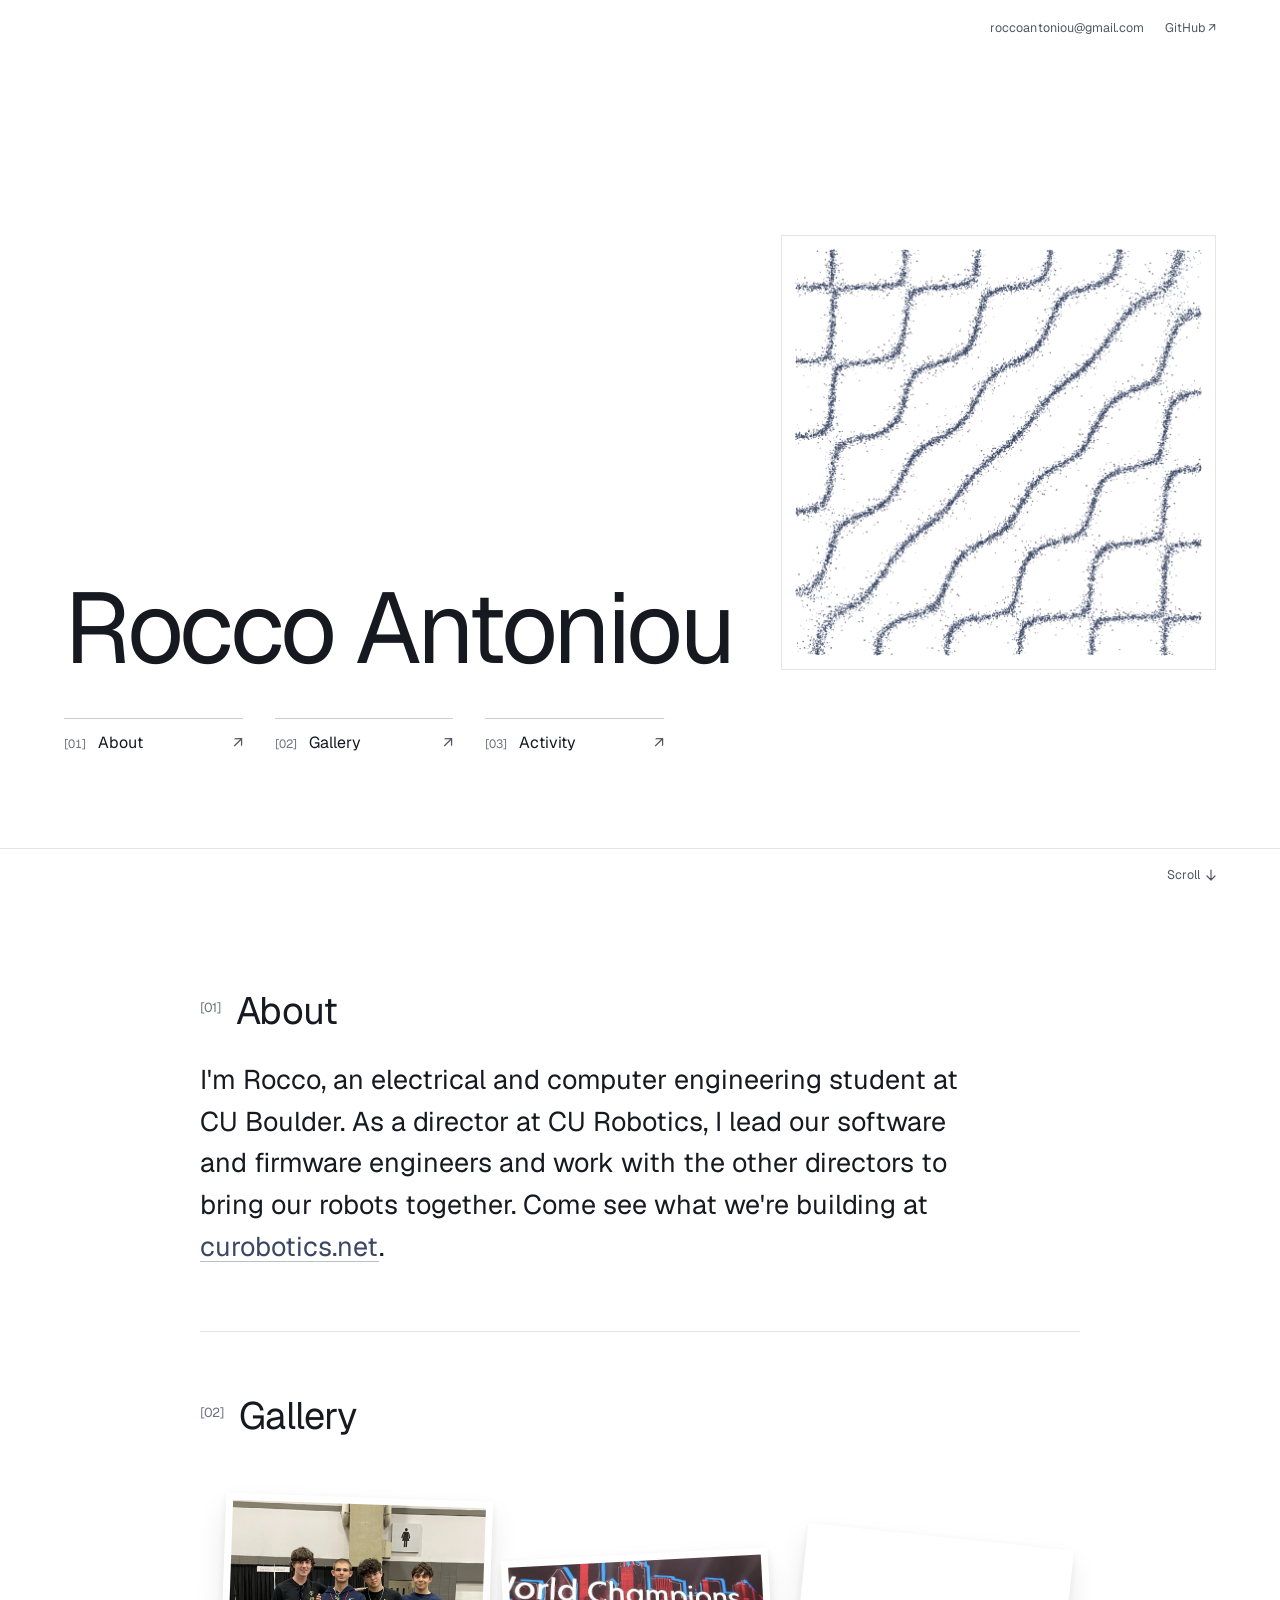
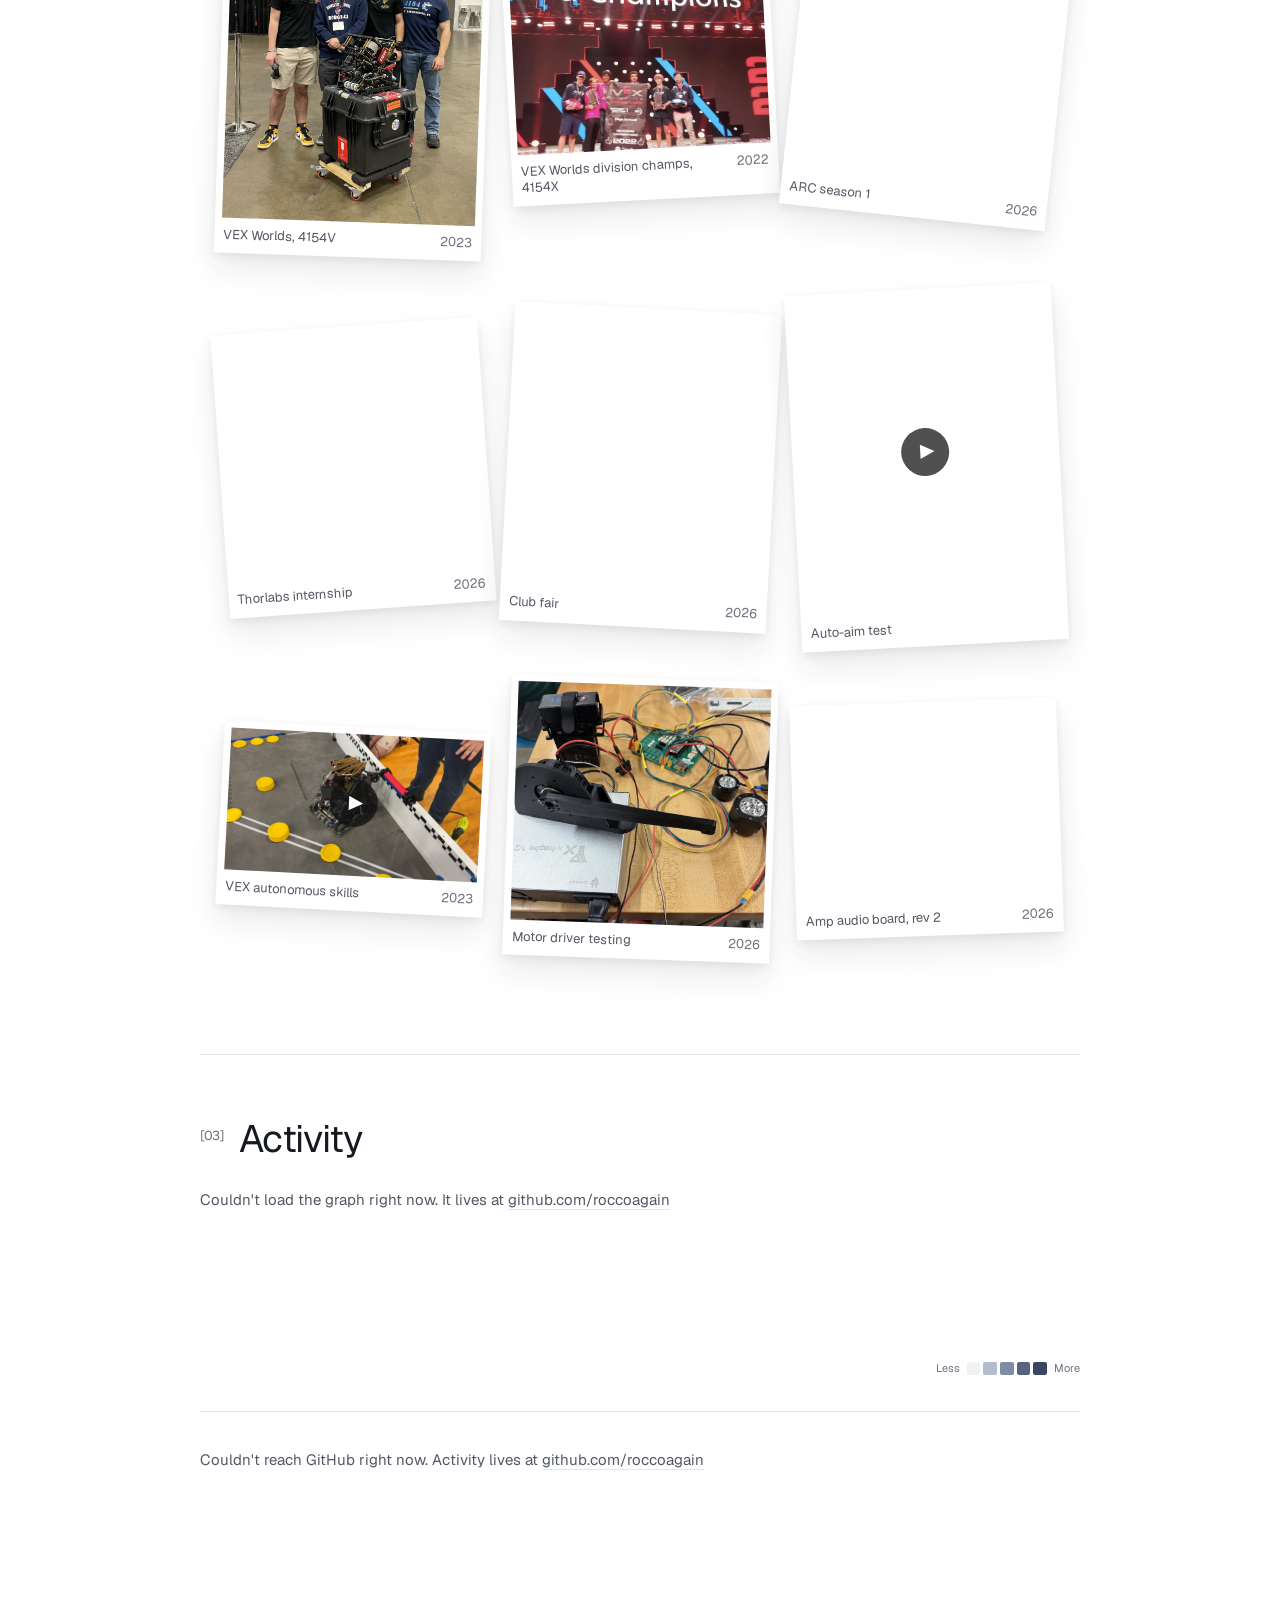
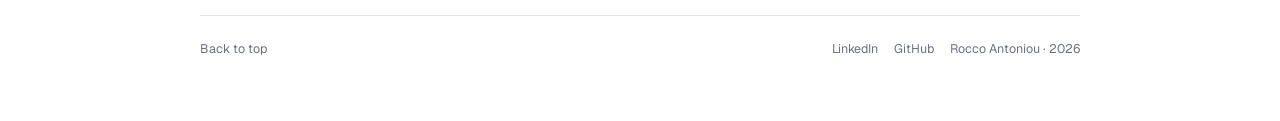
<file: index.html>
<!doctype html>
<html lang="en">
<head>
  <meta charset="utf-8" />
  <meta name="viewport" content="width=device-width, initial-scale=1" />
  <meta name="description" content="Rocco Antoniou — Electrical & Computer Engineering student at the University of Colorado Boulder." />
  <meta name="color-scheme" content="light dark" />
  <meta name="theme-color" content="#ffffff" media="(prefers-color-scheme: light)" />
  <meta name="theme-color" content="#000000" media="(prefers-color-scheme: dark)" />
  <title>Rocco Antoniou</title>
  <link rel="canonical" href="https://roccoantoniou.com/" />
  <link rel="icon" href="favicon.ico" sizes="any" />
  <link rel="icon" href="favicon-32.png" type="image/png" sizes="32x32" />
  <link rel="icon" href="favicon-192.png" type="image/png" sizes="192x192" />
  <link rel="apple-touch-icon" href="apple-touch-icon.png" />

  <meta property="og:type" content="website" />
  <meta property="og:site_name" content="Rocco Antoniou" />
  <meta property="og:title" content="Rocco Antoniou" />
  <meta property="og:description" content="Electrical & Computer Engineering student at the University of Colorado Boulder." />
  <meta property="og:url" content="https://roccoantoniou.com/" />
  <meta property="og:image" content="https://roccoantoniou.com/images/og-image.jpg" />
  <meta property="og:image:width" content="1200" />
  <meta property="og:image:height" content="630" />
  <meta property="og:image:alt" content="Rocco Antoniou, Electrical & Computer Engineering, University of Colorado Boulder, beside a Chladni plate with sand settled into curved lines." />
  <meta name="twitter:card" content="summary_large_image" />
  <meta name="twitter:title" content="Rocco Antoniou" />
  <meta name="twitter:description" content="Electrical & Computer Engineering student at the University of Colorado Boulder." />
  <meta name="twitter:image" content="https://roccoantoniou.com/images/og-image.jpg" />
  <link rel="preload" href="Geist-Variable.woff2" as="font" type="font/woff2" crossorigin />
  <script>document.documentElement.classList.add("js");</script>
  <link rel="stylesheet" href="styles.css?v=24" />
</head>

<body>
  <a class="skip-link" href="#about">Skip to content</a>
  <header class="topbar fx" style="--i: 3">
    <a class="topbar-name" href="#top" tabindex="-1">Rocco Antoniou</a>
    <nav class="topbar-links" aria-label="Contact">
      <a href="mailto:roccoantoniou@gmail.com">roccoantoniou@gmail.com</a>
      <a href="https://github.com/roccoagain" target="_blank" rel="noopener noreferrer">GitHub ↗</a>
    </nav>
  </header>

  <section class="hero" id="top">
    <canvas class="hero-shader" aria-hidden="true"></canvas>
    <div class="hero-inner">
      <h1 class="title fx" style="--i: 0">Rocco Antoniou</h1>

      <ol class="index" aria-label="Contents">
        <li class="index-row fx" style="--i: 1">
          <a class="index-link" href="#about">
            <span class="index-number">[01]</span>
            <span class="index-label">About</span>
            <span class="index-arrow" aria-hidden="true">↗</span>
          </a>
        </li>
        <li class="index-row fx" style="--i: 1">
          <a class="index-link" href="#gallery">
            <span class="index-number">[02]</span>
            <span class="index-label">Gallery</span>
            <span class="index-arrow" aria-hidden="true">↗</span>
          </a>
        </li>
        <!-- Artifacts is hidden while it's empty. To bring it back, uncomment this
             link, the #artifacts section and the artifacts.js script tag below,
             and renumber Activity to [04] here and in its section heading.
        <li class="index-row fx" style="--i: 1">
          <a class="index-link" href="#artifacts">
            <span class="index-number">[03]</span>
            <span class="index-label">Artifacts</span>
            <span class="index-arrow" aria-hidden="true">↗</span>
          </a>
        </li>
        -->
        <li class="index-row fx" style="--i: 1">
          <a class="index-link" href="#activity">
            <span class="index-number">[03]</span>
            <span class="index-label">Activity</span>
            <span class="index-arrow" aria-hidden="true">↗</span>
          </a>
        </li>
      </ol>
    </div>

    <div class="strip fx" style="--i: 2">
      <a href="#about" aria-label="Scroll to content">
        Scroll
        <svg width="10" height="12" viewBox="0 0 10 12" fill="none" aria-hidden="true"><path d="M5 1v10M1 7l4 4 4-4" stroke="currentColor" stroke-width="1.2" stroke-linecap="round" stroke-linejoin="round"/></svg>
      </a>
    </div>
  </section>

  <main class="content">
    <section class="intro reveal" id="about">
      <h2 class="block-title"><span class="block-number">[01]</span> About</h2>
      <p class="intro-text">I'm Rocco, an electrical and computer engineering student at CU Boulder. As a director at CU Robotics, I lead our software and firmware engineers and work with the other directors to bring our robots together. Come see what we're building at <a href="https://curobotics.net" target="_blank" rel="noopener noreferrer">curobotics.net</a>.</p>
    </section>

    <section class="block" id="gallery" aria-labelledby="gallery-title">
      <h2 class="block-title reveal" id="gallery-title"><span class="block-number">[02]</span> Gallery</h2>
      <div class="photo-gallery reveal" role="group" aria-label="Robotics, internship and project gallery">
        <a class="photo-print" href="images/4154v-worlds.webp" style="--tilt: 2deg; --order: 1">
          <img src="images/4154v-worlds.webp" width="1600" height="2015" alt="VEX team 4154V with their robot at the 2023 VEX Worlds" loading="lazy" decoding="async" />
          <span class="print-caption" aria-hidden="true"><span>VEX Worlds, 4154V</span> <span class="print-year">2023</span></span>
        </a>
        <a class="photo-print" href="images/vex-worlds-2022-division-champs.webp" style="--tilt: -3deg; --order: 2">
          <img src="images/vex-worlds-2022-division-champs.webp" width="1206" height="895" alt="VEX team 4154X on stage at the 2022 VEX Worlds, holding trophies and the High School Division Champions banner" loading="lazy" decoding="async" />
          <span class="print-caption" aria-hidden="true"><span>VEX Worlds division champs, 4154X</span> <span class="print-year">2022</span></span>
        </a>
        <a class="photo-print" href="images/cu-robots.webp" style="--tilt: 6deg; --order: 3">
          <img src="images/cu-robots.webp" width="1024" height="972" alt="CU Robotics robots on the field at ARC season 1, 2026" loading="lazy" decoding="async" />
          <span class="print-caption" aria-hidden="true"><span>ARC season 1</span> <span class="print-year">2026</span></span>
        </a>
        <a class="photo-print" href="images/thorlabs-interns.webp" style="--tilt: -4deg; --order: 4">
          <img src="images/thorlabs-interns.webp" width="1600" height="1530" alt="Rocco with a fellow intern at the Thorlabs Colorado Center for Innovation, summer 2026" loading="lazy" decoding="async" />
          <span class="print-caption" aria-hidden="true"><span>Thorlabs internship</span> <span class="print-year">2026</span></span>
        </a>
        <a class="photo-print" href="images/cu-robotics-club-fair.webp" style="--tilt: 3deg; --order: 5">
          <img src="images/cu-robotics-club-fair.webp" width="1043" height="1141" alt="Rocco at the CU Robotics tent with a robot at a campus club fair in 2026" loading="lazy" decoding="async" />
          <span class="print-caption" aria-hidden="true"><span>Club fair</span> <span class="print-year">2026</span></span>
        </a>
        <a class="photo-print video-print" href="images/robot-auto-aim.mp4" data-video style="--tilt: -3deg; --order: 6">
          <img src="images/robot-auto-aim.webp" width="480" height="598" alt="Robot auto-aim demonstration" loading="lazy" decoding="async" />
          <span class="print-caption" aria-hidden="true">Auto-aim test</span>
          <span class="video-play" aria-hidden="true">▶</span>
        </a>
        <a class="photo-print video-print" href="images/vex-skills.mp4" data-video style="--tilt: 3deg; --order: 7">
          <img src="images/vex-skills.webp" width="1280" height="720" alt="VEX Robotics autonomous skills run, 2023" loading="lazy" decoding="async" />
          <span class="print-caption" aria-hidden="true"><span>VEX autonomous skills</span> <span class="print-year">2023</span></span>
          <span class="video-play" aria-hidden="true">▶</span>
        </a>
        <a class="photo-print" href="images/motor-driver-testing.webp" style="--tilt: 2deg; --order: 8">
          <img src="images/motor-driver-testing.webp" width="1600" height="1513" alt="Bench setup for testing motor drivers Rocco wrote: a 3D-printed arm on a brushless motor, two more motors and a control board wired to a power supply" loading="lazy" decoding="async" />
          <span class="print-caption" aria-hidden="true"><span>Motor driver testing</span> <span class="print-year">2026</span></span>
        </a>
        <a class="photo-print" href="images/audio-board-rev2.webp" style="--tilt: -2deg; --order: 9">
          <img src="images/audio-board-rev2.webp" width="1600" height="1213" alt="3D render of the guitar amp's audio board rev 2, with the Daisy Seed, input jacks and screw terminals" loading="lazy" decoding="async" />
          <span class="print-caption" aria-hidden="true"><span>Amp audio board, rev 2</span> <span class="print-year">2026</span></span>
        </a>
      </div>
    </section>

    <dialog class="photo-viewer" aria-label="Gallery viewer">
      <button class="viewer-close" type="button" aria-label="Close gallery viewer" autofocus>×</button>
      <img class="viewer-image" alt="" />
      <video class="viewer-video" controls playsinline preload="none" hidden></video>
      <div class="viewer-controls">
        <button class="viewer-prev" type="button" aria-label="Previous item">←</button>
        <span class="viewer-count" aria-live="polite" aria-atomic="true"></span>
        <button class="viewer-next" type="button" aria-label="Next item">→</button>
      </div>
    </dialog>

    <!-- Artifacts section, hidden while empty (see the note in the contents list).
    <section class="block reveal" id="artifacts">
      <h2 class="block-title"><span class="block-number">[03]</span> Artifacts</h2>
      <p class="block-lede">Small, self-contained pages I've built. This list finds them on its own: any folder in the site's repo with a page in it shows up here.</p>
      <ul class="rows" id="artifact-list">
        <li><span class="row-blurb">Nothing here right now. New pages show up on their own.</span></li>
      </ul>
    </section>
    -->

    <section class="block reveal" id="activity">
      <h2 class="block-title"><span class="block-number">[03]</span> Activity</h2>
      <p class="block-lede" id="contrib-lede">Loading the last year from GitHub…</p>
      <div class="graph-wrap">
        <div class="graph" id="contrib-graph" role="img" aria-label="GitHub contribution graph for the last year"></div>
      </div>
      <div class="graph-legend" aria-hidden="true">
        <span>Less</span>
        <i class="cell l0"></i><i class="cell l1"></i><i class="cell l2"></i><i class="cell l3"></i><i class="cell l4"></i>
        <span>More</span>
      </div>
      <p class="block-lede is-mid" id="activity-lede">Loading recent public activity…</p>
      <ul class="rows" id="activity-list"></ul>
    </section>

    <footer class="colophon">
      <a href="#top">Back to top</a>
      <span class="colophon-links">
        <a href="https://www.linkedin.com/in/roccoantoniou" target="_blank" rel="noopener noreferrer">LinkedIn</a>
        <a href="https://github.com/roccoagain" target="_blank" rel="noopener noreferrer">GitHub</a>
        <span>Rocco Antoniou · 2026</span>
      </span>
    </footer>
  </main>

  <script src="hero-shader.js?v=2" defer></script>
  <script src="main.js?v=4" defer></script>
  <script src="gallery.js?v=3" defer></script>
  <!-- <script src="artifacts.js?v=1" defer></script> (Artifacts hidden while empty) -->
  <script src="activity.js?v=2" defer></script>
</body>
</html>
</file>
<file: styles.css>
@font-face {
  font-family: "Geist";
  font-style: normal;
  font-weight: 100 900;
  src: url("Geist-Variable.woff2") format("woff2");
  font-display: swap;
}

:root {
  color-scheme: light dark;

  /* The page follows the system theme: white in light mode, black in dark mode. */
  --paper: #fff;
  --paper-line: #e3e5e8;
  --line-strong: #c9ced6;
  --card: #fff;
  --bar-bg: rgba(255, 255, 255, 0.85);
  --text: #16191f;
  --text-soft: #535864;
  --text-faint: #6d727d;
  --slate: #3a4763;
  --select: rgba(58, 71, 99, 0.2);
  --print-shadow: 0 3px 8px #28251d14, 0 16px 30px #28251d17;
  --print-shadow-hover: 0 4px 10px #28251d14, 0 24px 40px #28251d26;
  --cell-0: rgba(58, 71, 99, 0.08);
  --cell-1: #b3bccc;
  --cell-2: #7e8ca6;
  --cell-3: #56647f;
  --cell-4: #3a4763;

  /* the gallery viewer is always dark */
  --ink: #f7f7f5;

  --strip: 52px;
  --bar: 56px;
  --gutter: clamp(24px, 5vw, 80px);
  --measure: 880px;
  --section-pad: clamp(40px, 7vh, 72px);
  --sans: "Geist", -apple-system, BlinkMacSystemFont, "Segoe UI", Helvetica, Arial, sans-serif;
  --display: var(--sans);
  --ease-out: cubic-bezier(0.22, 0.61, 0.36, 1);
}

@media (prefers-color-scheme: dark) {
  :root {
    --paper: #000;
    --paper-line: #26282d;
    --line-strong: #3a3d44;
    --card: #131417;
    --bar-bg: rgba(0, 0, 0, 0.8);
    --text: #f2f3f5;
    --text-soft: #aeb2ba;
    --text-faint: #8c919a;
    --slate: #a9b8d6;
    --select: rgba(169, 184, 214, 0.3);
    --print-shadow: 0 3px 8px #0006, 0 16px 30px #0008;
    --print-shadow-hover: 0 4px 10px #0006, 0 24px 40px #000a;
    --cell-0: rgba(169, 184, 214, 0.1);
    --cell-1: #2c3546;
    --cell-2: #435273;
    --cell-3: #6577a0;
    --cell-4: #a9b8d6;
  }
}

* {
  box-sizing: border-box;
}

html {
  scroll-behavior: smooth;
}

::selection {
  background: var(--select);
}

body {
  margin: 0;
  background: var(--paper);
  color: var(--text);
  font-family: var(--sans);
  -webkit-font-smoothing: antialiased;
}

a:focus-visible {
  outline: 2px solid currentColor;
  outline-offset: 5px;
}

.skip-link {
  position: fixed;
  top: 12px;
  left: 24px;
  z-index: 20;
  padding: 12px 16px;
  background: var(--paper);
  color: var(--text);
  transform: translateY(-160%);
}

.skip-link:focus {
  transform: none;
}

/* ── top bar ── */
.topbar {
  position: fixed;
  top: 0;
  left: 0;
  right: 0;
  z-index: 10;
  height: var(--bar);
  padding: 0 var(--gutter);
  display: flex;
  justify-content: space-between;
  align-items: center;
  font-size: 12.5px;
  letter-spacing: 0.005em;
  color: var(--text-soft);
  border-bottom: 1px solid transparent;
  transition:
    color 0.35s var(--ease-out),
    background-color 0.35s var(--ease-out),
    border-color 0.35s var(--ease-out);
}

.topbar.is-light {
  background: var(--bar-bg);
  -webkit-backdrop-filter: blur(10px);
  backdrop-filter: blur(10px);
  border-bottom-color: var(--paper-line);
}

.topbar-name {
  margin-right: auto;
  font-family: var(--display);
  font-size: 14px;
  opacity: 0;
  transform: translateY(4px);
  pointer-events: none;
  transition: opacity 0.35s var(--ease-out), transform 0.35s var(--ease-out);
}

.topbar.is-light .topbar-name {
  opacity: 1;
  transform: none;
  pointer-events: auto;
  color: var(--text);
}

.topbar-links {
  display: flex;
  align-items: center;
  gap: 20px;
  white-space: nowrap;
}

.topbar a {
  color: inherit;
  text-decoration: underline 1px transparent;
  text-underline-offset: 0.25em;
  transition: text-decoration-color 0.25s var(--ease-out);
}

.topbar a:hover,
.topbar a:focus-visible {
  text-decoration-color: currentColor;
  outline: none;
}

/* ── hero ── */
.hero {
  position: relative;
  min-height: 100vh;
  min-height: 100svh;
  display: flex;
  flex-direction: column;
  justify-content: flex-end;
  align-items: center;
  padding: calc(var(--bar) + 80px) var(--gutter) calc(var(--strip) + 80px);
  color: var(--text);
  background: var(--paper);
  overflow: hidden;
}

.hero-shader {
  /* hero-shader.js sizes and places the plate */
  position: absolute;
  z-index: 0;
  width: 0;
  height: 0;
  display: block;
  border: 1px solid var(--paper-line);
  pointer-events: none;
  opacity: 0;
  transition: opacity 1.6s var(--ease-out);
}

.hero-shader.is-on {
  opacity: 1;
}

.hero-shader[hidden] {
  display: none;
}

.hero-inner {
  position: relative;
  z-index: 1;
  width: 100%;
}

.title {
  margin: 0;
  font-family: var(--display);
  font-weight: 400;
  font-size: clamp(38px, 7.8vw, 112px);
  line-height: 1;
  letter-spacing: -0.035em;
}

/* ── hero index ── */
.index {
  list-style: none;
  width: min(100%, 600px);
  display: flex;
  gap: 32px;
  margin: 40px 0 0;
  padding: 0;
  font-family: var(--display);
  font-size: 16px;
  line-height: 2;
}

.index-row {
  flex: 1;
}

.index-link {
  display: flex;
  align-items: baseline;
  gap: 12px;
  padding: 8px 0;
  border-top: 1px solid var(--line-strong);
  white-space: nowrap;
  color: inherit;
  text-decoration: none;
}

.index-link:focus-visible {
  outline: none;
}

.index-number {
  font-family: var(--sans);
  font-size: 12px;
  font-variant-numeric: tabular-nums;
  color: var(--text-faint);
}

.index-label {
  border-bottom: 1px solid transparent;
  transition: border-color 0.25s var(--ease-out);
}

.index-link:hover .index-label,
.index-link:focus-visible .index-label {
  border-bottom-color: var(--text-soft);
}

.index-arrow {
  margin-left: auto;
  font-family: var(--sans);
  color: var(--text-soft);
  transition: transform 0.3s var(--ease-out);
}

.index-link:hover .index-arrow,
.index-link:focus-visible .index-arrow {
  transform: translate(2px, -2px);
}

@media (hover: hover) {
  .index:hover .index-row:not(:hover) {
    opacity: 0.7;
    transition: opacity 0.3s var(--ease-out);
  }
}

/* ── bottom strip ── */
.strip {
  position: absolute;
  left: 0;
  right: 0;
  bottom: 0;
  z-index: 2;
  height: var(--strip);
  padding: 0 var(--gutter);
  display: flex;
  justify-content: flex-end;
  align-items: center;
  gap: 16px;
  border-top: 1px solid var(--paper-line);
  font-size: 12.5px;
  color: var(--text-soft);
}

.strip a {
  color: inherit;
  text-decoration: none;
  display: inline-flex;
  align-items: center;
  gap: 6px;
}

.strip a svg {
  animation: bob 2.4s ease-in-out infinite;
}

@keyframes bob {
  0%, 100% { transform: translateY(-1px); }
  50% { transform: translateY(2px); }
}

/* ── content ── */
.content {
  position: relative;
  z-index: 1;
  background: var(--paper);
  padding: clamp(56px, 10vh, 120px) 24px 64px;
}

.intro,
.block,
.colophon {
  width: min(100%, var(--measure));
  margin: 0 auto;
}

.intro,
.block {
  scroll-margin-top: calc(var(--bar) + 16px);
}

.intro {
  padding-bottom: var(--section-pad);
}

.intro-text {
  max-width: 760px;
  margin: 0;
  font-size: clamp(20px, 2.3vw, 27px);
  line-height: 1.55;
}

.intro-text + .intro-text {
  margin-top: 1em;
}

.intro-text a {
  color: var(--slate);
  text-decoration: underline;
  text-decoration-thickness: 1px;
  text-underline-offset: 0.2em;
  text-decoration-color: color-mix(in srgb, currentColor 35%, transparent);
  transition: text-decoration-color 0.25s var(--ease-out);
}

.intro-text a:hover {
  text-decoration-color: currentColor;
}

.intro .block-title {
  margin-bottom: clamp(20px, 3vh, 28px);
}

.block {
  padding: var(--section-pad) 0;
  border-top: 1px solid var(--paper-line);
}

.block-title {
  margin: 0 0 clamp(24px, 4vh, 36px);
  font-family: var(--display);
  font-weight: 400;
  font-size: clamp(30px, 4vw, 38px);
  line-height: 1.1;
  letter-spacing: -0.02em;
}

.block-number {
  font-family: var(--sans);
  font-size: 13px;
  color: var(--text-faint);
  vertical-align: 0.9em;
  margin-right: 6px;
}

.block-lede {
  margin: -8px 0 24px;
  font-size: 15px;
  line-height: 1.6;
  color: var(--text-soft);
}

/* lede introducing the second half of a section */
.block-lede.is-mid {
  margin: clamp(28px, 4vh, 40px) 0 16px;
  padding-top: clamp(28px, 4vh, 40px);
  border-top: 1px solid var(--paper-line);
}

.block-lede a,
.rows a {
  color: inherit;
  text-decoration: underline 1px var(--paper-line);
  text-underline-offset: 0.25em;
  transition: text-decoration-color 0.25s var(--ease-out);
}

.rows a {
  color: var(--text);
}

.block-lede a:hover,
.rows a:hover {
  text-decoration-color: currentColor;
}

/* ── gallery ── */
.photo-gallery {
  width: min(100%, var(--measure));
  margin: 8px auto 0;
  padding: 24px 20px 32px;
  display: flex;
  flex-wrap: wrap;
  gap: 32px 20px;
  align-items: center;
  justify-content: center;
  isolation: isolate;
}

.photo-print {
  display: block;
  flex: 0 0 calc((100% - 40px) / 3);
  min-width: 0;
  padding: 7px 7px 0;
  background: var(--card);
  color: var(--text-soft);
  text-decoration: none;
  box-shadow: var(--print-shadow);
  transform: rotate(var(--tilt));
  transition: transform 0.45s var(--ease-out), box-shadow 0.45s var(--ease-out);
  cursor: zoom-in;
}

.photo-print img {
  display: block;
  width: 100%;
  height: auto;
}

.print-caption {
  display: flex;
  align-items: baseline;
  gap: 8px;
  padding: 9px 2px 10px;
  font-family: var(--display);
  font-size: 13px;
  line-height: 1.25;
}

.print-year {
  flex-shrink: 0;
  margin-left: auto;
  color: var(--text-faint);
  font-variant-numeric: tabular-nums;
}

.js .photo-gallery:not(.is-visible) .photo-print {
  transform: translateY(28px) rotate(0);
}

/* The staggered entrance is an animation, not a transition delay, so it
   doesn't linger and slow down later hovers. */
.js .photo-gallery.is-visible .photo-print {
  animation: print-in 0.45s var(--ease-out) backwards;
  animation-delay: calc(var(--order) * 80ms);
}

@keyframes print-in {
  from { transform: translateY(28px) rotate(0); }
}

.photo-print:focus-visible {
  outline: 2px solid var(--slate);
  outline-offset: 4px;
  z-index: 2;
  transform: translateY(-12px) rotate(0);
}

@media (hover: hover) {
  .photo-print:hover {
    z-index: 2;
    transform: translateY(-12px) rotate(0) scale(1.035);
    box-shadow: var(--print-shadow-hover);
  }
}

.video-print {
  position: relative;
}

.video-play {
  position: absolute;
  top: calc(50% - 16px);
  left: 50%;
  transform: translate(-50%, -50%);
  display: grid;
  place-items: center;
  width: 48px;
  height: 48px;
  padding-left: 3px;
  border-radius: 50%;
  background: #111b;
  color: #fff;
  font-size: 20px;
}

/* ── gallery viewer ── */
.photo-viewer {
  position: fixed;
  inset: 0;
  width: 100%;
  max-width: none;
  height: 100%;
  max-height: none;
  margin: 0;
  padding: 64px 24px 80px;
  border: 0;
  background: rgba(17, 18, 19, 0.96);
  color: var(--ink);
}

.photo-viewer[open] {
  display: flex;
  align-items: center;
  justify-content: center;
  animation: fx-fade-in 0.25s ease-out;
}

/* Keep scroll gestures from reaching the page behind the open viewer. */
.photo-viewer:modal {
  overscroll-behavior: contain;
}

.photo-viewer::backdrop {
  background: #111;
  overflow: hidden;
  overscroll-behavior: contain;
}

.viewer-image,
.viewer-video {
  max-width: 100%;
  max-height: 100%;
}

.viewer-image {
  display: block;
  object-fit: contain;
}

.viewer-image[hidden],
.viewer-video[hidden] {
  display: none;
}

.photo-viewer button {
  width: 44px;
  height: 44px;
  padding: 0;
  border: 1px solid #ffffff40;
  border-radius: 50%;
  background: transparent;
  color: inherit;
  font: 24px var(--sans);
  cursor: pointer;
}

.photo-viewer button:hover {
  background: #ffffff18;
}

.photo-viewer button:focus-visible {
  outline: 2px solid currentColor;
  outline-offset: 4px;
}

.viewer-close {
  position: absolute;
  right: 20px;
  top: 14px;
}

.viewer-controls {
  position: absolute;
  bottom: 20px;
  left: 0;
  right: 0;
  display: flex;
  align-items: center;
  justify-content: center;
  gap: 24px;
}

.viewer-count {
  min-width: 48px;
  font: 13px var(--display);
  text-align: center;
}

/* ── activity ── */
/* Cells grow to fill the column, down to 9px before the graph scrolls. */
#activity {
  container-type: inline-size;
}

.graph-wrap,
.graph-legend {
  --gap: 3px;
  --cell: max(9px, min(14px, calc((100cqw - 52 * var(--gap)) / 53)));
}

.graph-wrap {
  overflow-x: auto;
  padding-bottom: 4px;
}

.graph-months {
  display: grid;
  grid-template-columns: repeat(53, var(--cell));
  gap: var(--gap);
  width: max-content;
  margin-bottom: 4px;
  font-size: 11px;
  color: var(--text-faint);
}

.graph {
  display: grid;
  grid-template-rows: repeat(7, var(--cell));
  grid-auto-flow: column;
  grid-auto-columns: var(--cell);
  gap: var(--gap);
  width: max-content;
  min-height: calc(7 * var(--cell) + 6 * var(--gap));
}

.cell {
  display: block;
  width: var(--cell, 9px);
  height: var(--cell, 9px);
  border-radius: 2px;
  background: var(--cell-0);
}

.cell.pad { visibility: hidden; }
.cell.l1 { background: var(--cell-1); }
.cell.l2 { background: var(--cell-2); }
.cell.l3 { background: var(--cell-3); }
.cell.l4 { background: var(--cell-4); }

.graph-legend {
  max-width: calc(53 * var(--cell) + 52 * var(--gap)); /* lines up with the graph */
  display: flex;
  align-items: center;
  justify-content: flex-end;
  gap: 3px;
  margin-top: 8px;
  font-size: 11px;
  color: var(--text-faint);
}

.graph-legend span + .cell,
.graph-legend .cell + span {
  margin-left: 4px;
}

.rows {
  list-style: none;
  margin: 0;
  padding: 0;
  font-size: 15px;
  line-height: 1.6;
}

.rows li {
  display: flex;
  align-items: baseline;
  gap: 8px;
  padding: 16px 0;
  border-top: 1px solid var(--paper-line);
}

.rows li:first-child {
  border-top: none;
  padding-top: 0;
}

.row-name {
  min-width: 0;
  overflow-wrap: anywhere;
}

/* artifact rows carry a full-width description under the name line */
.rows .has-blurb {
  flex-wrap: wrap;
  row-gap: 2px;
}

.row-blurb {
  flex-basis: 100%;
  font-size: 13.5px;
  color: var(--text-soft);
}

.row-leader {
  flex: 1 1 0;
  min-width: 16px;
  overflow: hidden;
  white-space: nowrap;
  color: var(--paper-line);
  letter-spacing: 2px;
}

.row-leader::before {
  content: "..........................................................................................";
}

.row-count {
  margin-left: 6px;
  font-size: 12.5px;
  color: var(--text-faint);
}

.row-when {
  flex-shrink: 0;
  font-size: 12.5px;
  color: var(--text-faint);
  font-variant-numeric: tabular-nums;
}

/* artifacts read as cards: each one is a whole page you can open */
#artifact-list {
  display: grid;
  grid-template-columns: repeat(auto-fill, minmax(260px, 1fr));
  gap: 16px;
}

#artifact-list li,
#artifact-list li:first-child {
  position: relative;
  padding: 18px 20px 20px;
  border: 1px solid var(--paper-line);
  border-radius: 10px;
  background: var(--card);
  transition: transform 0.35s var(--ease-out), box-shadow 0.35s var(--ease-out), border-color 0.35s var(--ease-out);
}

#artifact-list .row-leader {
  display: none;
}

#artifact-list .row-name {
  flex: 1 1 auto;
  font-family: var(--display);
  font-size: 17px;
}

#artifact-list .row-when {
  margin-left: auto;
}

#artifact-list .row-blurb {
  margin-top: 6px;
}

/* The whole card is the link's hit area. */
#artifact-list a {
  border-bottom: 0;
}

#artifact-list a::after {
  content: "";
  position: absolute;
  inset: 0;
  border-radius: inherit;
}

#artifact-list a:focus-visible {
  outline: none;
}

#artifact-list li:focus-within {
  outline: 2px solid var(--slate);
  outline-offset: 3px;
}

@media (hover: hover) {
  #artifact-list li:hover {
    transform: translateY(-3px);
    border-color: var(--line-strong);
    box-shadow: var(--print-shadow);
  }
}

/* ── footer ── */
.colophon {
  margin-top: var(--section-pad);
  padding-top: 24px;
  border-top: 1px solid var(--paper-line);
  display: flex;
  justify-content: space-between;
  font-size: 12.5px;
  color: var(--text-faint);
}

.colophon-links {
  display: flex;
  flex-wrap: wrap;
  gap: 16px;
}

.colophon a {
  color: inherit;
  text-decoration: underline 1px transparent;
  text-underline-offset: 0.25em;
}

.colophon a:hover {
  text-decoration-color: currentColor;
}

/* ── entrance effects ── */
/* Only hide when JS is running; without it the page stays visible. */
.js .fx {
  opacity: 0;
}

.is-ready .fx {
  animation: fx-el-in 0.9s var(--ease-out) forwards;
  animation-delay: calc(0.25s + var(--i, 0) * 0.09s);
}

.is-ready .title.fx {
  animation-name: fx-title-in;
  animation-duration: 1.1s;
}

/* The top bar is position:fixed and later gains backdrop-filter. A filter left
   behind by animation-fill-mode:forwards nests the backdrop group in WebKit,
   so fade it with opacity only and leave its filter at none. */
.is-ready .topbar.fx {
  animation-name: fx-fade-in;
}

.js .reveal {
  opacity: 0;
  filter: blur(10px);
  transform: translateY(10px);
  transition:
    opacity 0.9s var(--ease-out),
    filter 0.9s var(--ease-out),
    transform 0.9s var(--ease-out);
}

.reveal.is-visible {
  opacity: 1;
  filter: blur(0);
  transform: none;
}

@keyframes fx-title-in {
  0% { opacity: 0; filter: blur(26px); }
  45% { opacity: 1; }
  100% { opacity: 1; filter: blur(0); }
}

@keyframes fx-fade-in {
  0% { opacity: 0; }
  100% { opacity: 1; }
}

@keyframes fx-el-in {
  0% { opacity: 0; filter: blur(12px); }
  100% { opacity: 1; filter: blur(0); }
}

@media (prefers-reduced-motion: reduce) {
  html { scroll-behavior: auto; }
  .fx,
  .reveal,
  .strip a svg {
    opacity: 1 !important;
    transform: none !important;
    filter: none !important;
    animation: none !important;
    transition: none !important;
  }
  .photo-print,
  .js .photo-gallery.is-visible .photo-print,
  .photo-viewer[open] {
    animation: none;
    transition: none;
  }
  .js .photo-gallery:not(.is-visible) .photo-print {
    transform: rotate(var(--tilt));
  }
}

/* ── small screens ── */
@media (max-width: 720px) {
  .topbar-name {
    display: none;
  }
  .topbar-links {
    width: 100%;
    justify-content: space-between;
  }
}

@media (max-width: 600px) {
  .hero {
    min-height: 88svh;
    padding-bottom: calc(var(--strip) + 48px);
  }
  .title {
    font-size: clamp(38px, 10vw, 60px);
  }
  .index {
    flex-wrap: wrap;
    gap: 8px 24px;
    margin-top: 32px;
  }
  .index-row {
    flex: 1 1 120px;
  }
  .content {
    padding-top: 56px;
    padding-bottom: 32px;
  }
  .photo-gallery {
    margin-top: 0;
    padding: 16px 4px 24px;
    gap: 24px 16px;
  }
  .photo-print {
    flex-basis: calc((100% - 16px) / 2);
    padding: 4px;
  }
  .row-leader {
    display: none;
  }
  .row-when {
    margin-left: auto;
    padding-left: 8px;
  }
  .colophon {
    gap: 20px;
  }
  .colophon-links {
    gap: 12px 20px;
  }
}

@media (max-width: 480px) {
  .row-name {
    flex: 1 1 auto;
  }
  .colophon {
    flex-direction: column;
  }
}

/* The two contact links stop fitting the bar below ~337px */
@media (max-width: 380px) {
  .topbar {
    padding: 0 16px;
    font-size: 11.5px;
  }
}
</file>
